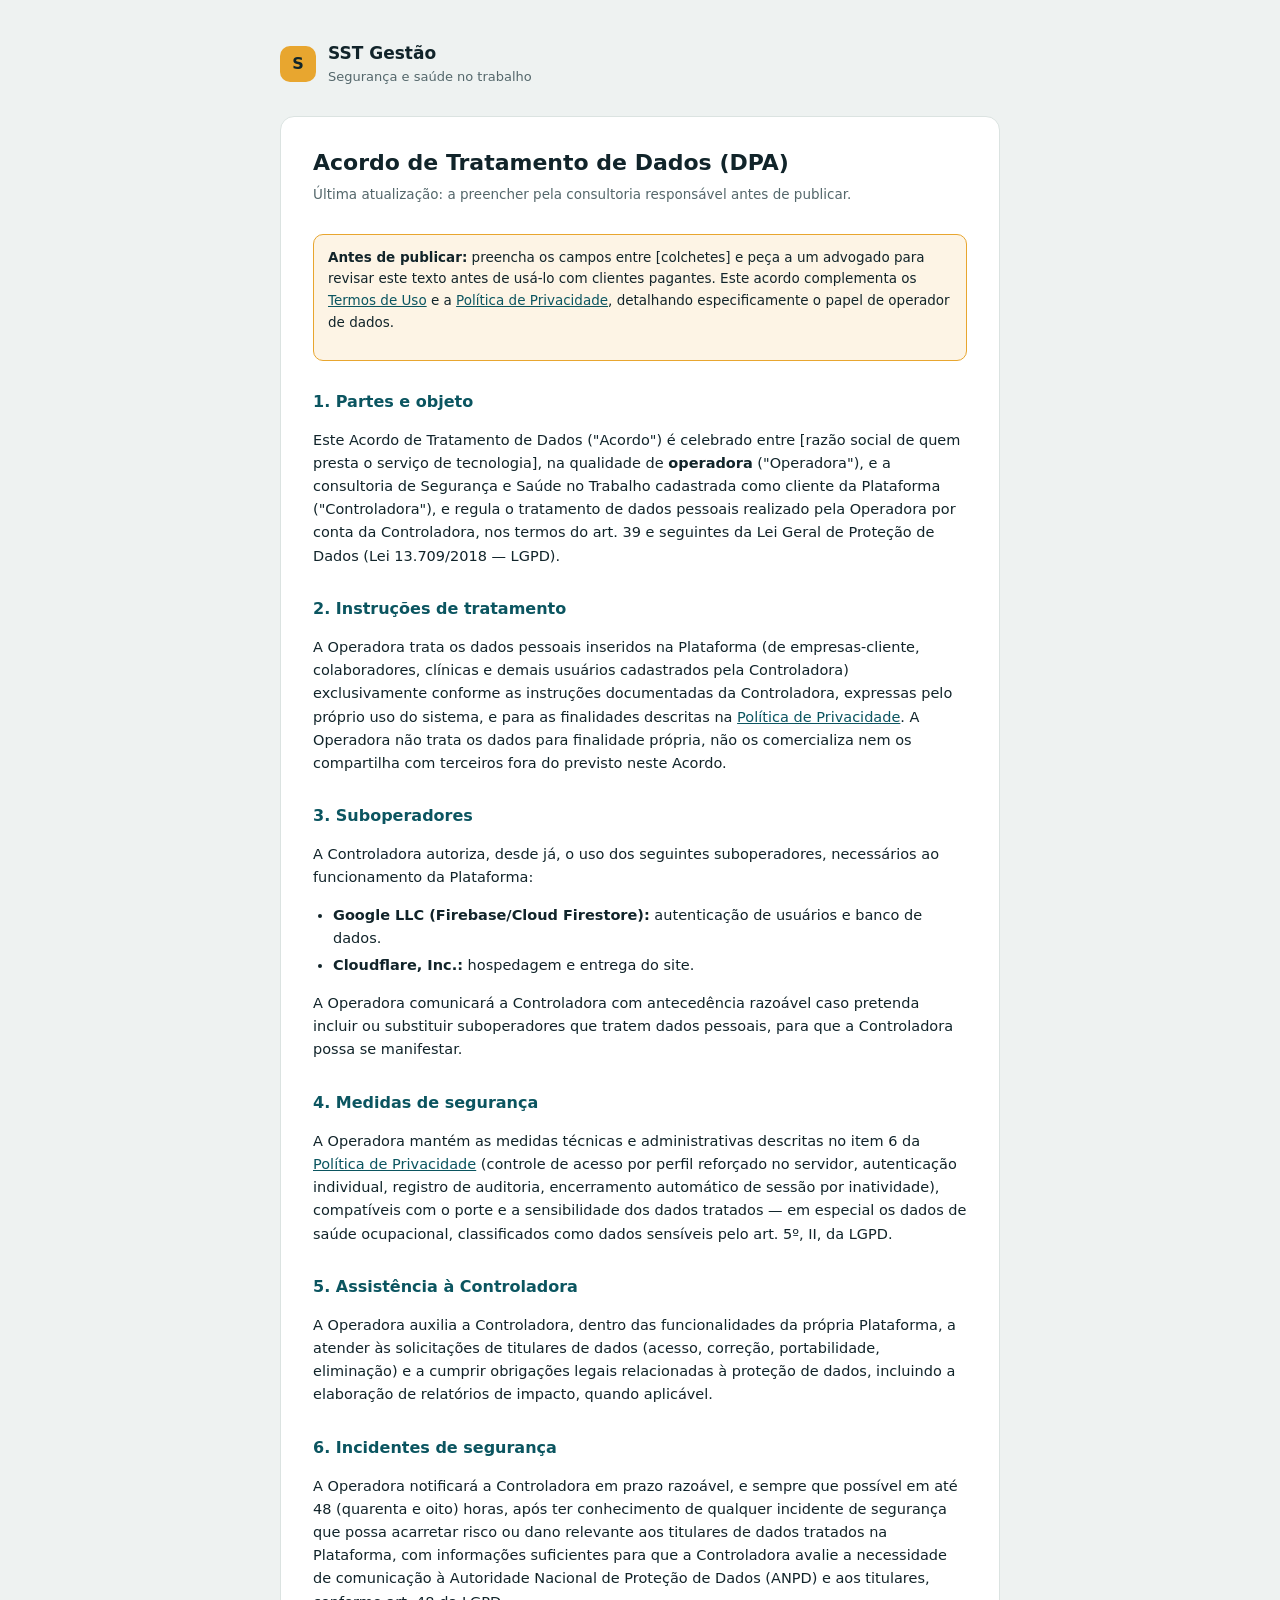
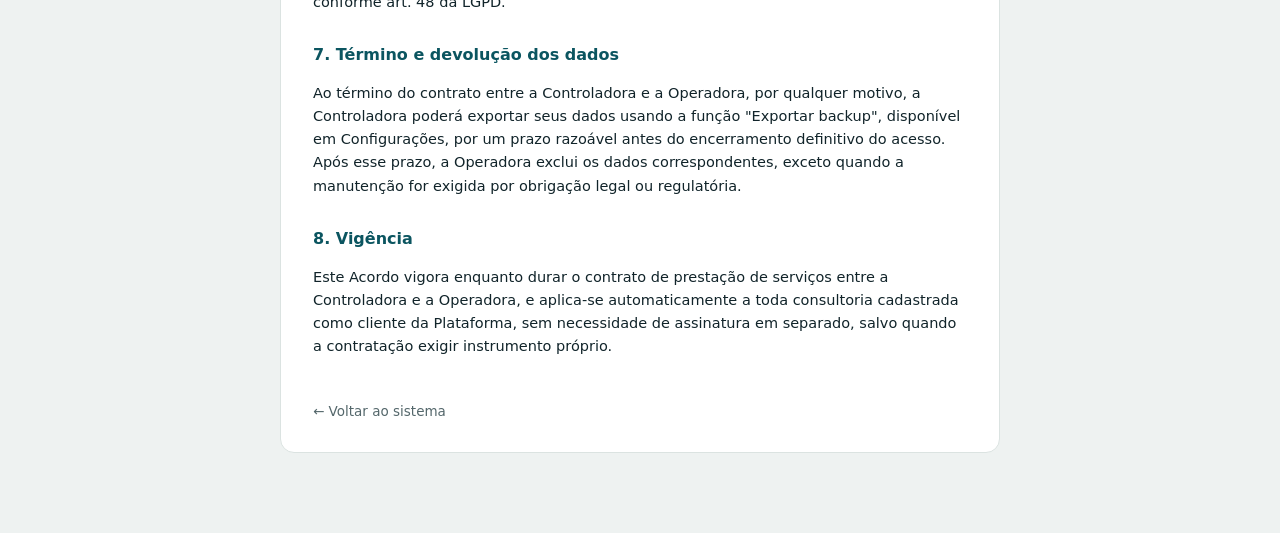
<file: acordo-tratamento-dados.html>
<!doctype html>
<html lang="pt-BR">
<head>
<meta charset="utf-8">
<meta name="viewport" content="width=device-width,initial-scale=1">
<title>Acordo de Tratamento de Dados — SST Gestão</title>
<style>
:root{--bg:#EEF2F1;--sf:#FFFFFF;--ink:#11242A;--ink2:#54676B;--line:#DBE3E1;--brand:#0B5560;--acc:#E8A62F}
@media (prefers-color-scheme:dark){:root{--bg:#0E191C;--sf:#162428;--ink:#E5EEEF;--ink2:#9DB1B4;--line:#2A3D42;--brand:#5EB9C5;--acc:#F0B429}}
*{box-sizing:border-box}
body{margin:0;background:var(--bg);color:var(--ink);font:16px/1.6 system-ui,-apple-system,Segoe UI,Roboto,sans-serif}
.wrap{max-width:760px;margin:0 auto;padding:40px 20px 80px}
header{display:flex;align-items:center;gap:12px;margin-bottom:28px}
header .mk{width:36px;height:36px;border-radius:10px;background:var(--acc);display:grid;place-items:center;color:#11262B;font-weight:700;flex:none}
header b{font-size:17px}
header span{display:block;color:var(--ink2);font-size:13px}
main{background:var(--sf);border:1px solid var(--line);border-radius:14px;padding:28px 32px}
h1{font-size:22px;margin:0 0 4px}
.upd{color:var(--ink2);font-size:13.5px;margin:0 0 28px}
h2{font-size:16px;margin:28px 0 8px;color:var(--brand)}
p,li{color:var(--ink);font-size:14.5px}
ul{padding-left:20px;margin:8px 0}
li{margin:4px 0}
.note{background:rgba(232,166,47,.12);border:1px solid var(--acc);border-radius:10px;padding:12px 14px;font-size:13.5px;margin:0 0 24px}
a{color:var(--brand)}
.back{display:inline-block;margin-top:28px;color:var(--ink2);font-size:13.5px;text-decoration:none}
</style>
</head>
<body>
<div class="wrap">
<header><div class="mk">S</div><div><b>SST Gestão</b><span>Segurança e saúde no trabalho</span></div></header>
<main>
<h1>Acordo de Tratamento de Dados (DPA)</h1>
<p class="upd">Última atualização: a preencher pela consultoria responsável antes de publicar.</p>

<div class="note"><b>Antes de publicar:</b> preencha os campos entre [colchetes] e peça a um advogado para revisar este texto antes de usá-lo com clientes pagantes. Este acordo complementa os <a href="termos-de-uso.html">Termos de Uso</a> e a <a href="politica-de-privacidade.html">Política de Privacidade</a>, detalhando especificamente o papel de operador de dados.</p></div>

<h2>1. Partes e objeto</h2>
<p>Este Acordo de Tratamento de Dados ("Acordo") é celebrado entre [razão social de quem presta o serviço de tecnologia], na qualidade de <b>operadora</b> ("Operadora"), e a consultoria de Segurança e Saúde no Trabalho cadastrada como cliente da Plataforma ("Controladora"), e regula o tratamento de dados pessoais realizado pela Operadora por conta da Controladora, nos termos do art. 39 e seguintes da Lei Geral de Proteção de Dados (Lei 13.709/2018 — LGPD).</p>

<h2>2. Instruções de tratamento</h2>
<p>A Operadora trata os dados pessoais inseridos na Plataforma (de empresas-cliente, colaboradores, clínicas e demais usuários cadastrados pela Controladora) exclusivamente conforme as instruções documentadas da Controladora, expressas pelo próprio uso do sistema, e para as finalidades descritas na <a href="politica-de-privacidade.html">Política de Privacidade</a>. A Operadora não trata os dados para finalidade própria, não os comercializa nem os compartilha com terceiros fora do previsto neste Acordo.</p>

<h2>3. Suboperadores</h2>
<p>A Controladora autoriza, desde já, o uso dos seguintes suboperadores, necessários ao funcionamento da Plataforma:</p>
<ul>
<li><b>Google LLC (Firebase/Cloud Firestore):</b> autenticação de usuários e banco de dados.</li>
<li><b>Cloudflare, Inc.:</b> hospedagem e entrega do site.</li>
</ul>
<p>A Operadora comunicará a Controladora com antecedência razoável caso pretenda incluir ou substituir suboperadores que tratem dados pessoais, para que a Controladora possa se manifestar.</p>

<h2>4. Medidas de segurança</h2>
<p>A Operadora mantém as medidas técnicas e administrativas descritas no item 6 da <a href="politica-de-privacidade.html">Política de Privacidade</a> (controle de acesso por perfil reforçado no servidor, autenticação individual, registro de auditoria, encerramento automático de sessão por inatividade), compatíveis com o porte e a sensibilidade dos dados tratados — em especial os dados de saúde ocupacional, classificados como dados sensíveis pelo art. 5º, II, da LGPD.</p>

<h2>5. Assistência à Controladora</h2>
<p>A Operadora auxilia a Controladora, dentro das funcionalidades da própria Plataforma, a atender às solicitações de titulares de dados (acesso, correção, portabilidade, eliminação) e a cumprir obrigações legais relacionadas à proteção de dados, incluindo a elaboração de relatórios de impacto, quando aplicável.</p>

<h2>6. Incidentes de segurança</h2>
<p>A Operadora notificará a Controladora em prazo razoável, e sempre que possível em até 48 (quarenta e oito) horas, após ter conhecimento de qualquer incidente de segurança que possa acarretar risco ou dano relevante aos titulares de dados tratados na Plataforma, com informações suficientes para que a Controladora avalie a necessidade de comunicação à Autoridade Nacional de Proteção de Dados (ANPD) e aos titulares, conforme art. 48 da LGPD.</p>

<h2>7. Término e devolução dos dados</h2>
<p>Ao término do contrato entre a Controladora e a Operadora, por qualquer motivo, a Controladora poderá exportar seus dados usando a função "Exportar backup", disponível em Configurações, por um prazo razoável antes do encerramento definitivo do acesso. Após esse prazo, a Operadora exclui os dados correspondentes, exceto quando a manutenção for exigida por obrigação legal ou regulatória.</p>

<h2>8. Vigência</h2>
<p>Este Acordo vigora enquanto durar o contrato de prestação de serviços entre a Controladora e a Operadora, e aplica-se automaticamente a toda consultoria cadastrada como cliente da Plataforma, sem necessidade de assinatura em separado, salvo quando a contratação exigir instrumento próprio.</p>

<a class="back" href="index.html">&larr; Voltar ao sistema</a>
</main>
</div>
</body>
</html>
</file>
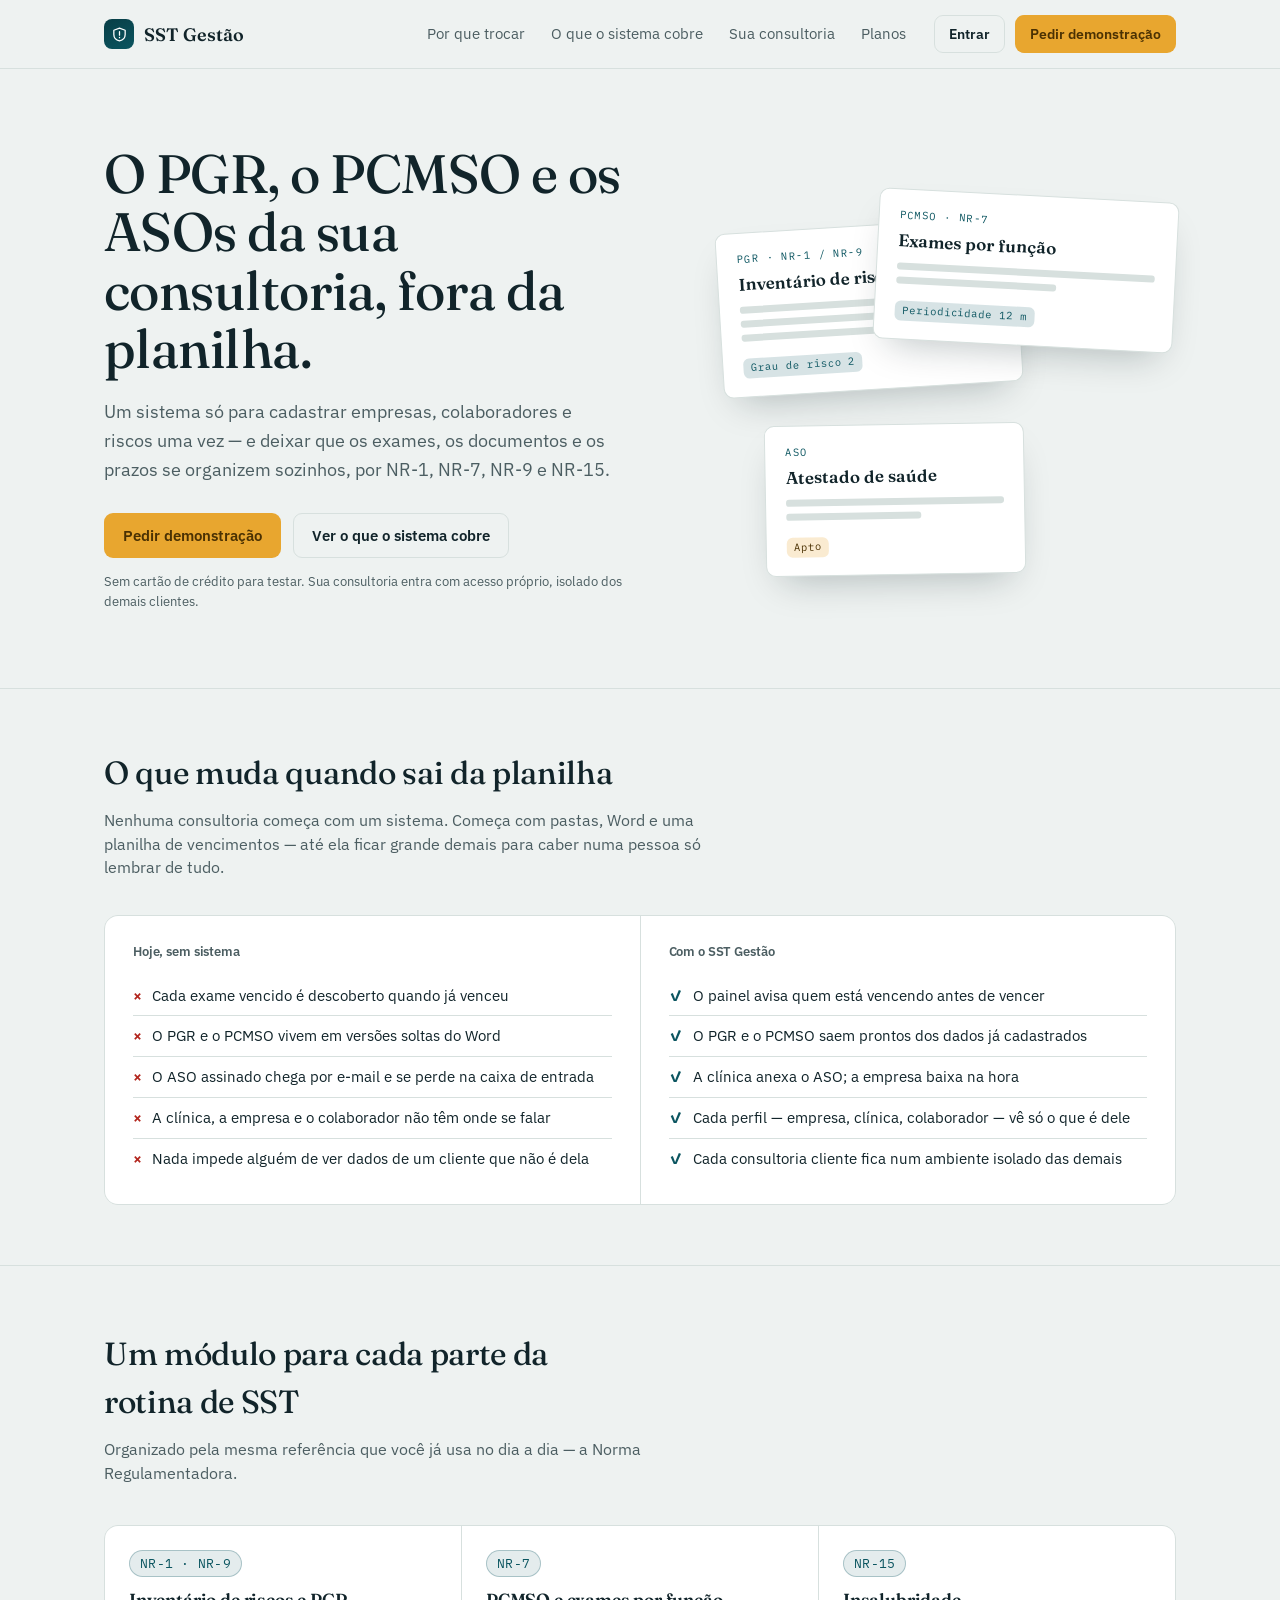
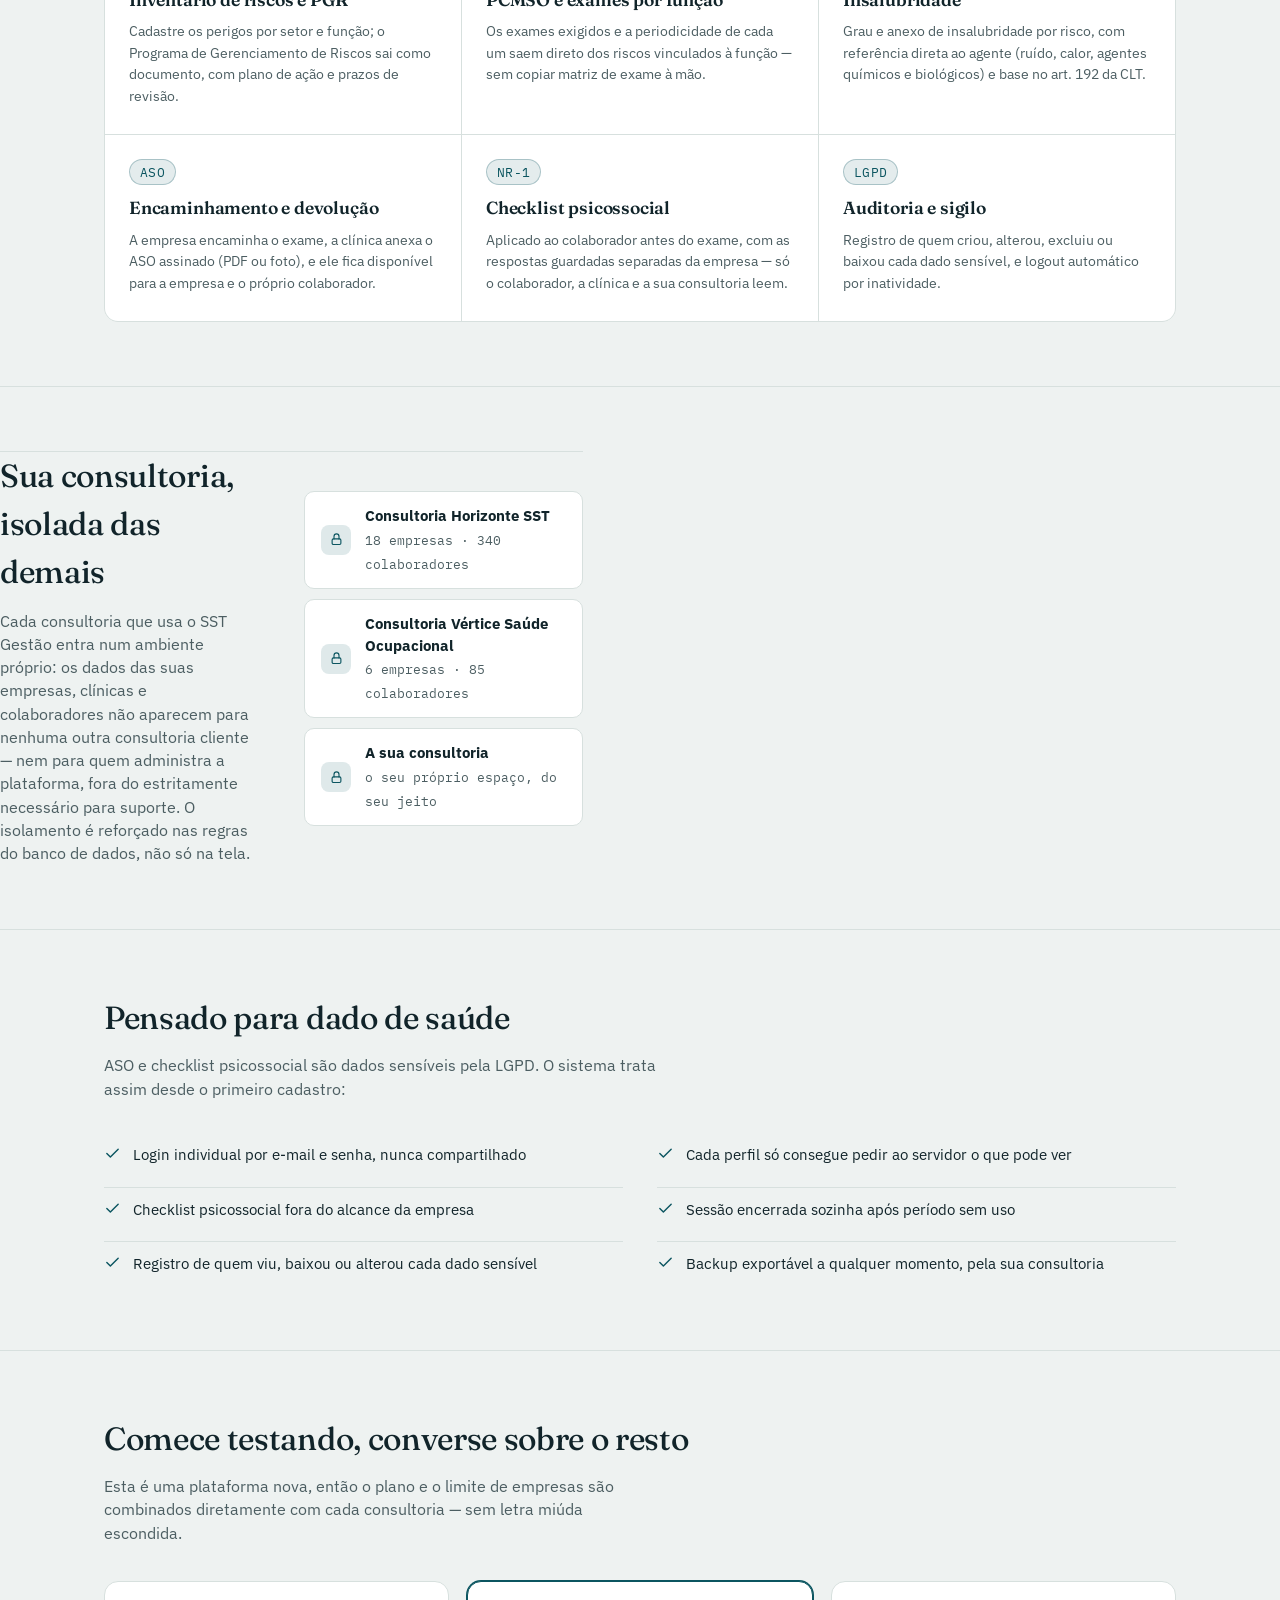
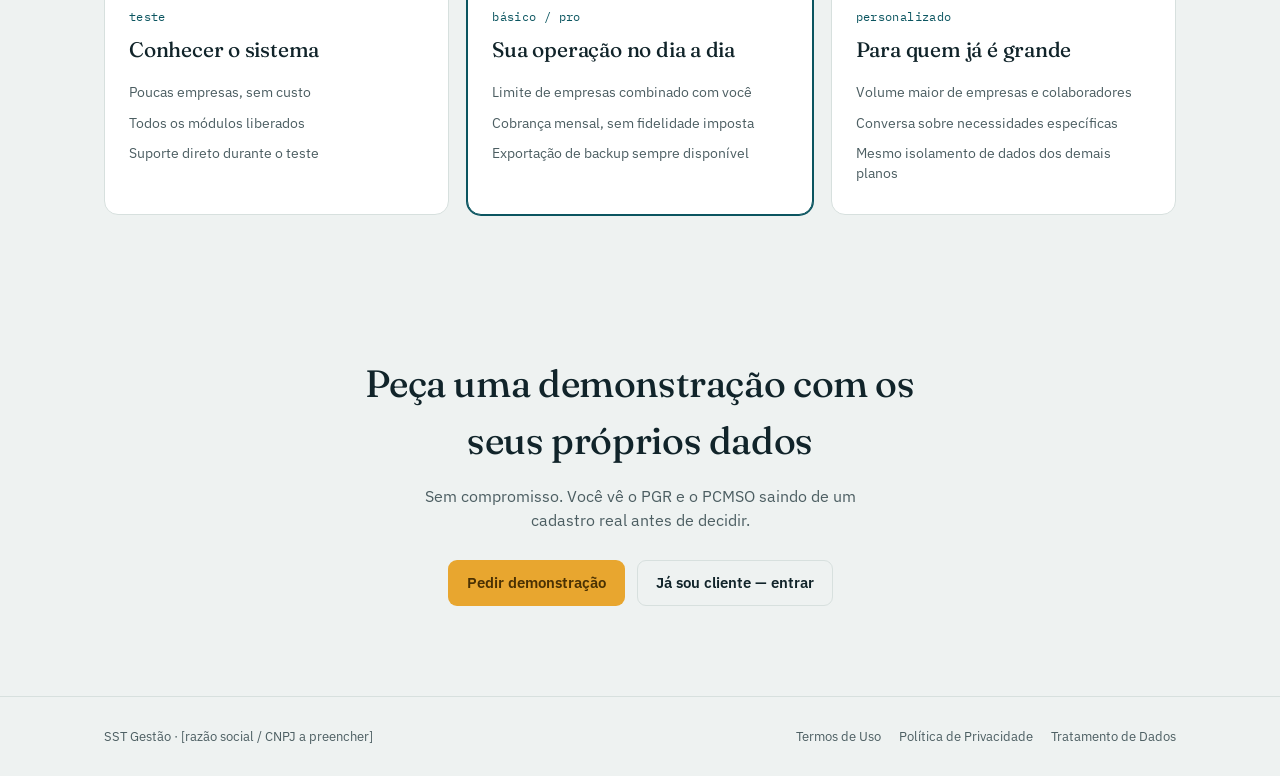
<file: comercial.html>
<!doctype html>
<html lang="pt-BR">
<head>
<meta charset="utf-8">
<meta name="viewport" content="width=device-width,initial-scale=1">
<title>SST Gestão — sistema para consultorias de segurança do trabalho</title>
<meta name="description" content="PGR, PCMSO, ASO e inventário de riscos num só sistema, com cada consultoria de SST num ambiente isolado. Substitua planilhas e modelos soltos por um fluxo só.">
<link rel="preconnect" href="https://fonts.googleapis.com">
<link rel="preconnect" href="https://fonts.gstatic.com" crossorigin>
<link href="https://fonts.googleapis.com/css2?family=Fraunces:ital,opsz,wght@0,9..144,380;0,9..144,460;0,9..144,600;1,9..144,460&family=IBM+Plex+Sans:wght@400;500;600&family=IBM+Plex+Mono:wght@500&display=swap" rel="stylesheet">
<style>
:root{
  --bg:#EEF2F1;--paper:#FFFFFF;--ink:#11242A;--ink2:#4C5E62;--line:#D7E0DE;
  --brand:#0B5560;--brand2:#083E46;--acc:#E8A62F;--acc-ink:#4A3103;
  --radius:14px;--serif:'Fraunces',Georgia,serif;--sans:'IBM Plex Sans',system-ui,sans-serif;--mono:'IBM Plex Mono',ui-monospace,monospace;
}
@media (prefers-color-scheme:dark){
  :root:not([data-theme="light"]){--bg:#0E191C;--paper:#152225;--ink:#E7EFEE;--ink2:#9FB3B2;--line:#27383B;--brand:#5FB8C4;--brand2:#7CCAD4;--acc:#F0B429;--acc-ink:#2A1C02}
}
:root[data-theme="dark"]{--bg:#0E191C;--paper:#152225;--ink:#E7EFEE;--ink2:#9FB3B2;--line:#27383B;--brand:#5FB8C4;--brand2:#7CCAD4;--acc:#F0B429;--acc-ink:#2A1C02}
*{box-sizing:border-box}
html{scroll-behavior:smooth}
body{margin:0;background:var(--bg);color:var(--ink);font:400 16px/1.5 var(--sans);-webkit-font-smoothing:antialiased}
img,svg{display:block}
a{color:inherit}
.container{max-width:1120px;margin:0 auto;padding:0 24px}
h1,h2,h3{font-family:var(--serif);font-weight:460;margin:0;letter-spacing:-.01em}
.tag{font-family:var(--mono);font-size:12.5px;letter-spacing:.02em;color:var(--brand);background:color-mix(in srgb,var(--brand) 11%,transparent);border:1px solid color-mix(in srgb,var(--brand) 28%,transparent);border-radius:999px;padding:3px 10px;display:inline-flex;align-items:center;gap:6px;white-space:nowrap}
:root[data-theme="dark"] .tag,@media (prefers-color-scheme:dark){:root:not([data-theme="light"]) .tag{color:var(--brand)}}

/* -------- nav -------- */
.nav{position:sticky;top:0;z-index:20;background:color-mix(in srgb,var(--bg) 88%,transparent);backdrop-filter:blur(8px);border-bottom:1px solid var(--line)}
.nav-row{display:flex;align-items:center;gap:28px;height:68px}
.brand{display:flex;align-items:center;gap:10px;font-family:var(--serif);font-size:18px;font-weight:600;margin-right:auto}
.brand .mk{width:30px;height:30px;border-radius:8px;background:linear-gradient(155deg,var(--brand2),var(--brand));display:grid;place-items:center;flex:none}
.brand .mk svg{width:17px;height:17px;stroke:#fff}
.nav-links{display:flex;gap:26px;font-size:14.5px}
.nav-links a{text-decoration:none;color:var(--ink2)}
.nav-links a:hover{color:var(--ink)}
.nav .cta-row{display:flex;gap:10px;align-items:center}
@media (max-width:760px){.nav-links{display:none}}

/* -------- buttons -------- */
.btn{display:inline-flex;align-items:center;gap:8px;border-radius:9px;padding:11px 18px;font-size:14.5px;font-weight:600;text-decoration:none;border:1px solid transparent;cursor:pointer;transition:transform .12s ease,background-color .15s ease}
.btn.primary{background:var(--acc);color:var(--acc-ink)}
.btn.primary:hover{transform:translateY(-1px)}
.btn.ghost{border-color:var(--line);color:var(--ink)}
.btn.ghost:hover{border-color:var(--brand)}
.btn.sm{padding:8px 14px;font-size:13.5px}

/* -------- hero -------- */
.hero{padding:76px 0 64px}
.hero-grid{display:grid;grid-template-columns:1.1fr .9fr;gap:56px;align-items:center}
.hero h1{font-size:clamp(34px,4.6vw,54px);line-height:1.08}
.hero .lede{font-size:18px;line-height:1.6;color:var(--ink2);max-width:46ch;margin:20px 0 28px}
.hero .ctas{display:flex;gap:12px;flex-wrap:wrap}
.hero .fine{font-size:13px;color:var(--ink2);margin-top:14px}

/* document stack visual */
.stack{position:relative;height:380px}
.doc{position:absolute;width:300px;background:var(--paper);border:1px solid var(--line);border-radius:10px;box-shadow:0 18px 38px -16px rgba(8,30,34,.28);padding:18px 20px}
.doc .dk{font-family:var(--mono);font-size:10.5px;letter-spacing:.04em;color:var(--brand);text-transform:uppercase}
.doc h4{font-family:var(--serif);font-size:17px;font-weight:600;margin:4px 0 10px}
.doc .ln{height:7px;border-radius:3px;background:var(--line);margin:7px 0}
.doc .ln.s{width:62%}
.doc .chip{display:inline-block;font-family:var(--mono);font-size:10.5px;border-radius:6px;padding:2px 7px;margin-top:10px}
.doc.d1{left:0;top:30px;transform:rotate(-3.5deg);z-index:1}
.doc.d2{right:0;top:0;transform:rotate(3deg);z-index:2}
.doc.d3{left:46px;bottom:0;transform:rotate(-1deg);z-index:3;width:260px}
.doc.d3 .chip{background:color-mix(in srgb,var(--acc) 22%,transparent);color:var(--acc-ink)}
:root[data-theme="dark"] .doc.d3 .chip,@media (prefers-color-scheme:dark){:root:not([data-theme="light"]) .doc.d3 .chip{color:var(--bg)}}
.doc.d1 .chip,.doc.d2 .chip{background:color-mix(in srgb,var(--brand) 16%,transparent);color:var(--brand)}
@media (max-width:900px){.hero-grid{grid-template-columns:1fr}.stack{height:300px;margin-top:10px}.doc{width:72%}.doc.d3{width:60%}}

/* -------- problem section -------- */
.compare{padding:60px 0;border-top:1px solid var(--line)}
.compare h2{font-size:clamp(24px,2.6vw,32px);max-width:28ch}
.compare .sub{color:var(--ink2);max-width:60ch;margin:12px 0 36px;font-size:15.5px}
.compare-grid{display:grid;grid-template-columns:1fr 1fr;gap:1px;background:var(--line);border:1px solid var(--line);border-radius:var(--radius);overflow:hidden}
.compare-col{background:var(--paper);padding:26px 28px}
.compare-col h3{font-family:var(--sans);font-size:13px;font-weight:600;color:var(--ink2);margin-bottom:14px}
.compare-col ul{margin:0;padding:0;list-style:none}
.compare-col li{display:flex;gap:10px;padding:9px 0;font-size:14.5px;border-top:1px solid var(--line)}
.compare-col li:first-child{border-top:none}
.compare-col.before li::before{content:"×";color:#B3261E;font-weight:700;flex:none}
.compare-col.after li::before{content:"✓";color:var(--brand);font-weight:700;flex:none}
@media (max-width:700px){.compare-grid{grid-template-columns:1fr}}

/* -------- NR feature grid -------- */
.features{padding:64px 0;border-top:1px solid var(--line)}
.features h2{font-size:clamp(24px,2.6vw,32px);max-width:24ch}
.features .sub{color:var(--ink2);max-width:58ch;margin:12px 0 40px;font-size:15.5px}
.fgrid{display:grid;grid-template-columns:repeat(3,1fr);gap:1px;background:var(--line);border:1px solid var(--line);border-radius:var(--radius);overflow:hidden}
.fcard{background:var(--paper);padding:24px 24px 26px}
.fcard h3{font-size:17.5px;font-weight:600;margin:10px 0 8px}
.fcard p{font-size:14px;color:var(--ink2);margin:0;line-height:1.55}
@media (max-width:860px){.fgrid{grid-template-columns:repeat(2,1fr)}}
@media (max-width:600px){.fgrid{grid-template-columns:1fr}}

/* -------- isolation section -------- */
.iso{padding:64px 0;border-top:1px solid var(--line);display:grid;grid-template-columns:.95fr 1.05fr;gap:52px;align-items:center}
.iso h2{font-size:clamp(24px,2.6vw,32px);max-width:20ch}
.iso p{color:var(--ink2);font-size:15.5px;max-width:48ch;margin:14px 0 0}
.iso-visual{display:flex;flex-direction:column;gap:10px}
.iso-row{display:flex;align-items:center;gap:14px;background:var(--paper);border:1px solid var(--line);border-radius:10px;padding:13px 16px}
.iso-row .lock{width:30px;height:30px;border-radius:8px;background:color-mix(in srgb,var(--brand) 13%,transparent);display:grid;place-items:center;flex:none}
.iso-row .lock svg{width:15px;height:15px;stroke:var(--brand)}
.iso-row b{font-size:14.5px;display:block}
.iso-row span{font-size:12.5px;color:var(--ink2);font-family:var(--mono)}
@media (max-width:860px){.iso{grid-template-columns:1fr}}

/* -------- trust checklist -------- */
.trust{padding:64px 0;border-top:1px solid var(--line)}
.trust h2{font-size:clamp(24px,2.6vw,32px);max-width:24ch}
.trust .sub{color:var(--ink2);max-width:56ch;margin:12px 0 32px;font-size:15.5px}
.tgrid{display:grid;grid-template-columns:repeat(2,1fr);gap:10px 34px}
.titem{display:flex;gap:12px;padding:11px 0;border-top:1px solid var(--line);font-size:14.5px}
.titem:nth-child(-n+2){border-top:none}
.titem svg{width:17px;height:17px;stroke:var(--brand);flex:none;margin-top:1px}
@media (max-width:700px){.tgrid{grid-template-columns:1fr}.titem:nth-child(2){border-top:1px solid var(--line)}}

/* -------- plans -------- */
.plans{padding:64px 0;border-top:1px solid var(--line)}
.plans h2{font-size:clamp(24px,2.6vw,32px)}
.plans .sub{color:var(--ink2);max-width:56ch;margin:12px 0 36px;font-size:15.5px}
.pgrid{display:grid;grid-template-columns:repeat(3,1fr);gap:18px}
.pcard{background:var(--paper);border:1px solid var(--line);border-radius:var(--radius);padding:26px 24px}
.pcard.hi{border-color:var(--brand);box-shadow:0 0 0 1px var(--brand)}
.pcard .pname{font-family:var(--mono);font-size:12px;color:var(--brand);letter-spacing:.03em}
.pcard h3{font-size:21px;margin:8px 0 12px}
.pcard ul{margin:0;padding:0;list-style:none;font-size:13.5px;color:var(--ink2)}
.pcard li{padding:5px 0}
@media (max-width:860px){.pgrid{grid-template-columns:1fr}}

/* -------- final CTA -------- */
.final{padding:76px 0 90px;text-align:center}
.final h2{font-size:clamp(26px,3.4vw,38px);max-width:22ch;margin:0 auto}
.final p{color:var(--ink2);max-width:46ch;margin:16px auto 28px;font-size:15.5px}
.final .ctas{display:flex;justify-content:center;gap:12px;flex-wrap:wrap}

/* -------- footer -------- */
footer{border-top:1px solid var(--line);padding:30px 0}
.foot-row{display:flex;justify-content:space-between;align-items:center;flex-wrap:wrap;gap:14px;font-size:13px;color:var(--ink2)}
.foot-links{display:flex;gap:18px;flex-wrap:wrap}
.foot-links a{text-decoration:none;color:var(--ink2)}
.foot-links a:hover{color:var(--ink)}

@media (prefers-reduced-motion:reduce){html{scroll-behavior:auto}.btn{transition:none}}
</style>
</head>
<body>

<nav class="nav"><div class="container nav-row">
  <div class="brand"><div class="mk"><svg viewBox="0 0 24 24" fill="none" stroke-width="1.8" stroke-linecap="round" stroke-linejoin="round"><path d="M12 3l8 3v6c0 4.5-3.2 7.8-8 9-4.8-1.2-8-4.5-8-9V6z"/><path d="M12 8v5M12 16v.5"/></svg></div>SST Gestão</div>
  <div class="nav-links">
    <a href="#problema">Por que trocar</a>
    <a href="#normas">O que o sistema cobre</a>
    <a href="#isolamento">Sua consultoria</a>
    <a href="#planos">Planos</a>
  </div>
  <div class="cta-row">
    <a class="btn ghost sm" href="index.html">Entrar</a>
    <a class="btn primary sm" href="mailto:[e-mail de contato]?subject=Quero%20conhecer%20o%20SST%20Gest%C3%A3o">Pedir demonstração</a>
  </div>
</div></nav>

<header class="hero"><div class="container hero-grid">
  <div>
    <h1>O PGR, o PCMSO e os ASOs da sua consultoria, fora da planilha.</h1>
    <p class="lede">Um sistema só para cadastrar empresas, colaboradores e riscos uma vez — e deixar que os exames, os documentos e os prazos se organizem sozinhos, por NR-1, NR-7, NR-9 e NR-15.</p>
    <div class="ctas">
      <a class="btn primary" href="mailto:[e-mail de contato]?subject=Quero%20conhecer%20o%20SST%20Gest%C3%A3o">Pedir demonstração</a>
      <a class="btn ghost" href="#normas">Ver o que o sistema cobre</a>
    </div>
    <p class="fine">Sem cartão de crédito para testar. Sua consultoria entra com acesso próprio, isolado dos demais clientes.</p>
  </div>
  <div class="stack" aria-hidden="true">
    <div class="doc d1"><div class="dk">PGR &middot; NR-1 / NR-9</div><h4>Inventário de riscos</h4><div class="ln"></div><div class="ln"></div><div class="ln s"></div><span class="chip">Grau de risco 2</span></div>
    <div class="doc d2"><div class="dk">PCMSO &middot; NR-7</div><h4>Exames por função</h4><div class="ln"></div><div class="ln s"></div><span class="chip">Periodicidade 12 m</span></div>
    <div class="doc d3"><div class="dk">ASO</div><h4>Atestado de saúde</h4><div class="ln"></div><div class="ln s"></div><span class="chip">Apto</span></div>
  </div>
</div></header>

<section class="compare" id="problema"><div class="container">
  <h2>O que muda quando sai da planilha</h2>
  <p class="sub">Nenhuma consultoria começa com um sistema. Começa com pastas, Word e uma planilha de vencimentos — até ela ficar grande demais para caber numa pessoa só lembrar de tudo.</p>
  <div class="compare-grid">
    <div class="compare-col before">
      <h3>Hoje, sem sistema</h3>
      <ul>
        <li>Cada exame vencido é descoberto quando já venceu</li>
        <li>O PGR e o PCMSO vivem em versões soltas do Word</li>
        <li>O ASO assinado chega por e-mail e se perde na caixa de entrada</li>
        <li>A clínica, a empresa e o colaborador não têm onde se falar</li>
        <li>Nada impede alguém de ver dados de um cliente que não é dela</li>
      </ul>
    </div>
    <div class="compare-col after">
      <h3>Com o SST Gestão</h3>
      <ul>
        <li>O painel avisa quem está vencendo antes de vencer</li>
        <li>O PGR e o PCMSO saem prontos dos dados já cadastrados</li>
        <li>A clínica anexa o ASO; a empresa baixa na hora</li>
        <li>Cada perfil — empresa, clínica, colaborador — vê só o que é dele</li>
        <li>Cada consultoria cliente fica num ambiente isolado das demais</li>
      </ul>
    </div>
  </div>
</div></section>

<section class="features" id="normas"><div class="container">
  <h2>Um módulo para cada parte da rotina de SST</h2>
  <p class="sub">Organizado pela mesma referência que você já usa no dia a dia — a Norma Regulamentadora.</p>
  <div class="fgrid">
    <div class="fcard"><span class="tag">NR-1 · NR-9</span><h3>Inventário de riscos e PGR</h3><p>Cadastre os perigos por setor e função; o Programa de Gerenciamento de Riscos sai como documento, com plano de ação e prazos de revisão.</p></div>
    <div class="fcard"><span class="tag">NR-7</span><h3>PCMSO e exames por função</h3><p>Os exames exigidos e a periodicidade de cada um saem direto dos riscos vinculados à função — sem copiar matriz de exame à mão.</p></div>
    <div class="fcard"><span class="tag">NR-15</span><h3>Insalubridade</h3><p>Grau e anexo de insalubridade por risco, com referência direta ao agente (ruído, calor, agentes químicos e biológicos) e base no art. 192 da CLT.</p></div>
    <div class="fcard"><span class="tag">ASO</span><h3>Encaminhamento e devolução</h3><p>A empresa encaminha o exame, a clínica anexa o ASO assinado (PDF ou foto), e ele fica disponível para a empresa e o próprio colaborador.</p></div>
    <div class="fcard"><span class="tag">NR-1</span><h3>Checklist psicossocial</h3><p>Aplicado ao colaborador antes do exame, com as respostas guardadas separadas da empresa — só o colaborador, a clínica e a sua consultoria leem.</p></div>
    <div class="fcard"><span class="tag">LGPD</span><h3>Auditoria e sigilo</h3><p>Registro de quem criou, alterou, excluiu ou baixou cada dado sensível, e logout automático por inatividade.</p></div>
  </div>
</div></section>

<section class="iso" id="isolamento"><div class="container iso" style="padding:0">
  <div>
    <h2>Sua consultoria, isolada das demais</h2>
    <p>Cada consultoria que usa o SST Gestão entra num ambiente próprio: os dados das suas empresas, clínicas e colaboradores não aparecem para nenhuma outra consultoria cliente — nem para quem administra a plataforma, fora do estritamente necessário para suporte. O isolamento é reforçado nas regras do banco de dados, não só na tela.</p>
  </div>
  <div class="iso-visual">
    <div class="iso-row"><div class="lock"><svg viewBox="0 0 24 24" fill="none" stroke-width="1.8" stroke-linecap="round" stroke-linejoin="round"><rect x="5" y="11" width="14" height="9" rx="2"/><path d="M8 11V7a4 4 0 0 1 8 0v4"/></svg></div><div><b>Consultoria Horizonte SST</b><span>18 empresas · 340 colaboradores</span></div></div>
    <div class="iso-row"><div class="lock"><svg viewBox="0 0 24 24" fill="none" stroke-width="1.8" stroke-linecap="round" stroke-linejoin="round"><rect x="5" y="11" width="14" height="9" rx="2"/><path d="M8 11V7a4 4 0 0 1 8 0v4"/></svg></div><div><b>Consultoria Vértice Saúde Ocupacional</b><span>6 empresas · 85 colaboradores</span></div></div>
    <div class="iso-row"><div class="lock"><svg viewBox="0 0 24 24" fill="none" stroke-width="1.8" stroke-linecap="round" stroke-linejoin="round"><rect x="5" y="11" width="14" height="9" rx="2"/><path d="M8 11V7a4 4 0 0 1 8 0v4"/></svg></div><div><b>A sua consultoria</b><span>o seu próprio espaço, do seu jeito</span></div></div>
  </div>
</div></section>

<section class="trust"><div class="container">
  <h2>Pensado para dado de saúde</h2>
  <p class="sub">ASO e checklist psicossocial são dados sensíveis pela LGPD. O sistema trata assim desde o primeiro cadastro:</p>
  <div class="tgrid">
    <div class="titem"><svg viewBox="0 0 24 24" fill="none" stroke-width="2" stroke-linecap="round" stroke-linejoin="round"><path d="M20 6 9 17l-5-5"/></svg>Login individual por e-mail e senha, nunca compartilhado</div>
    <div class="titem"><svg viewBox="0 0 24 24" fill="none" stroke-width="2" stroke-linecap="round" stroke-linejoin="round"><path d="M20 6 9 17l-5-5"/></svg>Cada perfil só consegue pedir ao servidor o que pode ver</div>
    <div class="titem"><svg viewBox="0 0 24 24" fill="none" stroke-width="2" stroke-linecap="round" stroke-linejoin="round"><path d="M20 6 9 17l-5-5"/></svg>Checklist psicossocial fora do alcance da empresa</div>
    <div class="titem"><svg viewBox="0 0 24 24" fill="none" stroke-width="2" stroke-linecap="round" stroke-linejoin="round"><path d="M20 6 9 17l-5-5"/></svg>Sessão encerrada sozinha após período sem uso</div>
    <div class="titem"><svg viewBox="0 0 24 24" fill="none" stroke-width="2" stroke-linecap="round" stroke-linejoin="round"><path d="M20 6 9 17l-5-5"/></svg>Registro de quem viu, baixou ou alterou cada dado sensível</div>
    <div class="titem"><svg viewBox="0 0 24 24" fill="none" stroke-width="2" stroke-linecap="round" stroke-linejoin="round"><path d="M20 6 9 17l-5-5"/></svg>Backup exportável a qualquer momento, pela sua consultoria</div>
  </div>
</div></section>

<section class="plans" id="planos"><div class="container">
  <h2>Comece testando, converse sobre o resto</h2>
  <p class="sub">Esta é uma plataforma nova, então o plano e o limite de empresas são combinados diretamente com cada consultoria — sem letra miúda escondida.</p>
  <div class="pgrid">
    <div class="pcard"><div class="pname">teste</div><h3>Conhecer o sistema</h3><ul><li>Poucas empresas, sem custo</li><li>Todos os módulos liberados</li><li>Suporte direto durante o teste</li></ul></div>
    <div class="pcard hi"><div class="pname">básico / pro</div><h3>Sua operação no dia a dia</h3><ul><li>Limite de empresas combinado com você</li><li>Cobrança mensal, sem fidelidade imposta</li><li>Exportação de backup sempre disponível</li></ul></div>
    <div class="pcard"><div class="pname">personalizado</div><h3>Para quem já é grande</h3><ul><li>Volume maior de empresas e colaboradores</li><li>Conversa sobre necessidades específicas</li><li>Mesmo isolamento de dados dos demais planos</li></ul></div>
  </div>
</div></section>

<section class="final"><div class="container">
  <h2>Peça uma demonstração com os seus próprios dados</h2>
  <p>Sem compromisso. Você vê o PGR e o PCMSO saindo de um cadastro real antes de decidir.</p>
  <div class="ctas">
    <a class="btn primary" href="mailto:[e-mail de contato]?subject=Quero%20conhecer%20o%20SST%20Gest%C3%A3o">Pedir demonstração</a>
    <a class="btn ghost" href="index.html">Já sou cliente — entrar</a>
  </div>
</div></section>

<footer><div class="container foot-row">
  <span>SST Gestão &middot; [razão social / CNPJ a preencher]</span>
  <div class="foot-links">
    <a href="termos-de-uso.html">Termos de Uso</a>
    <a href="politica-de-privacidade.html">Política de Privacidade</a>
    <a href="acordo-tratamento-dados.html">Tratamento de Dados</a>
  </div>
</div></footer>

</body>
</html>
</file>
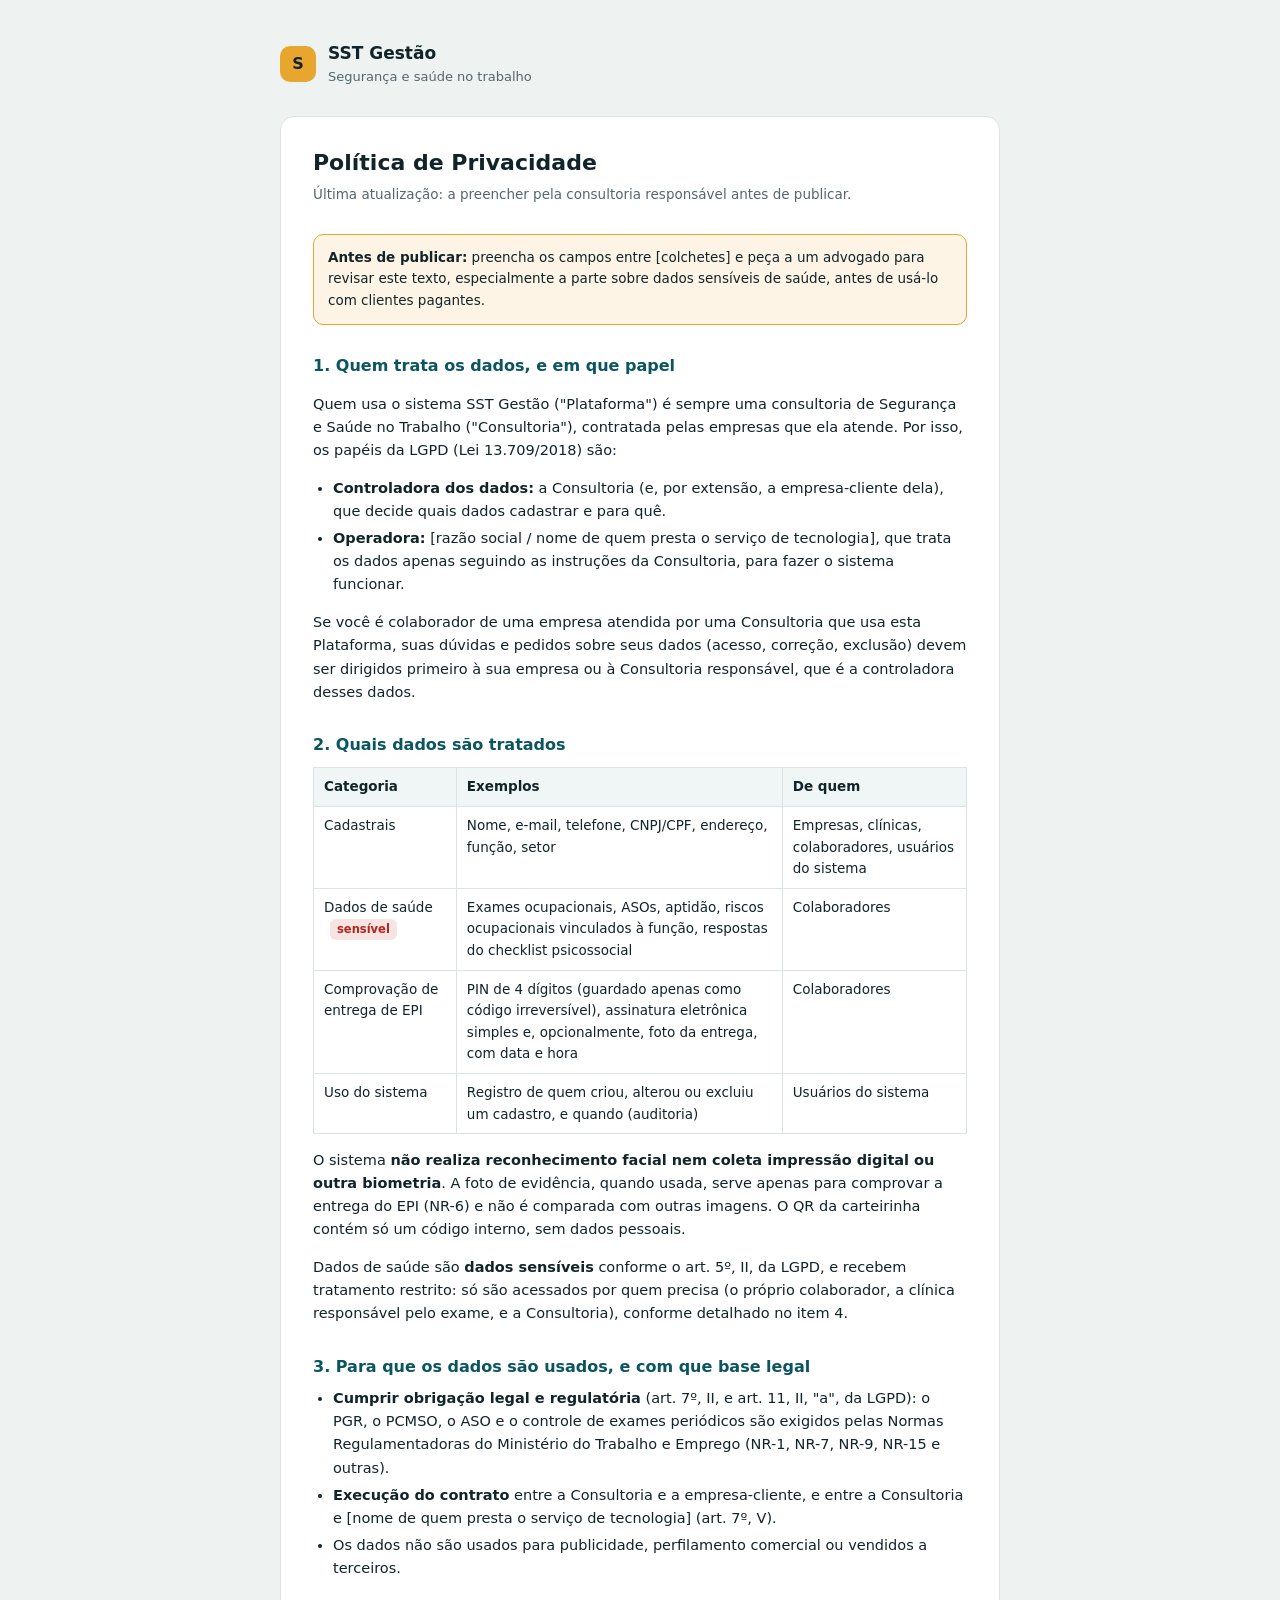
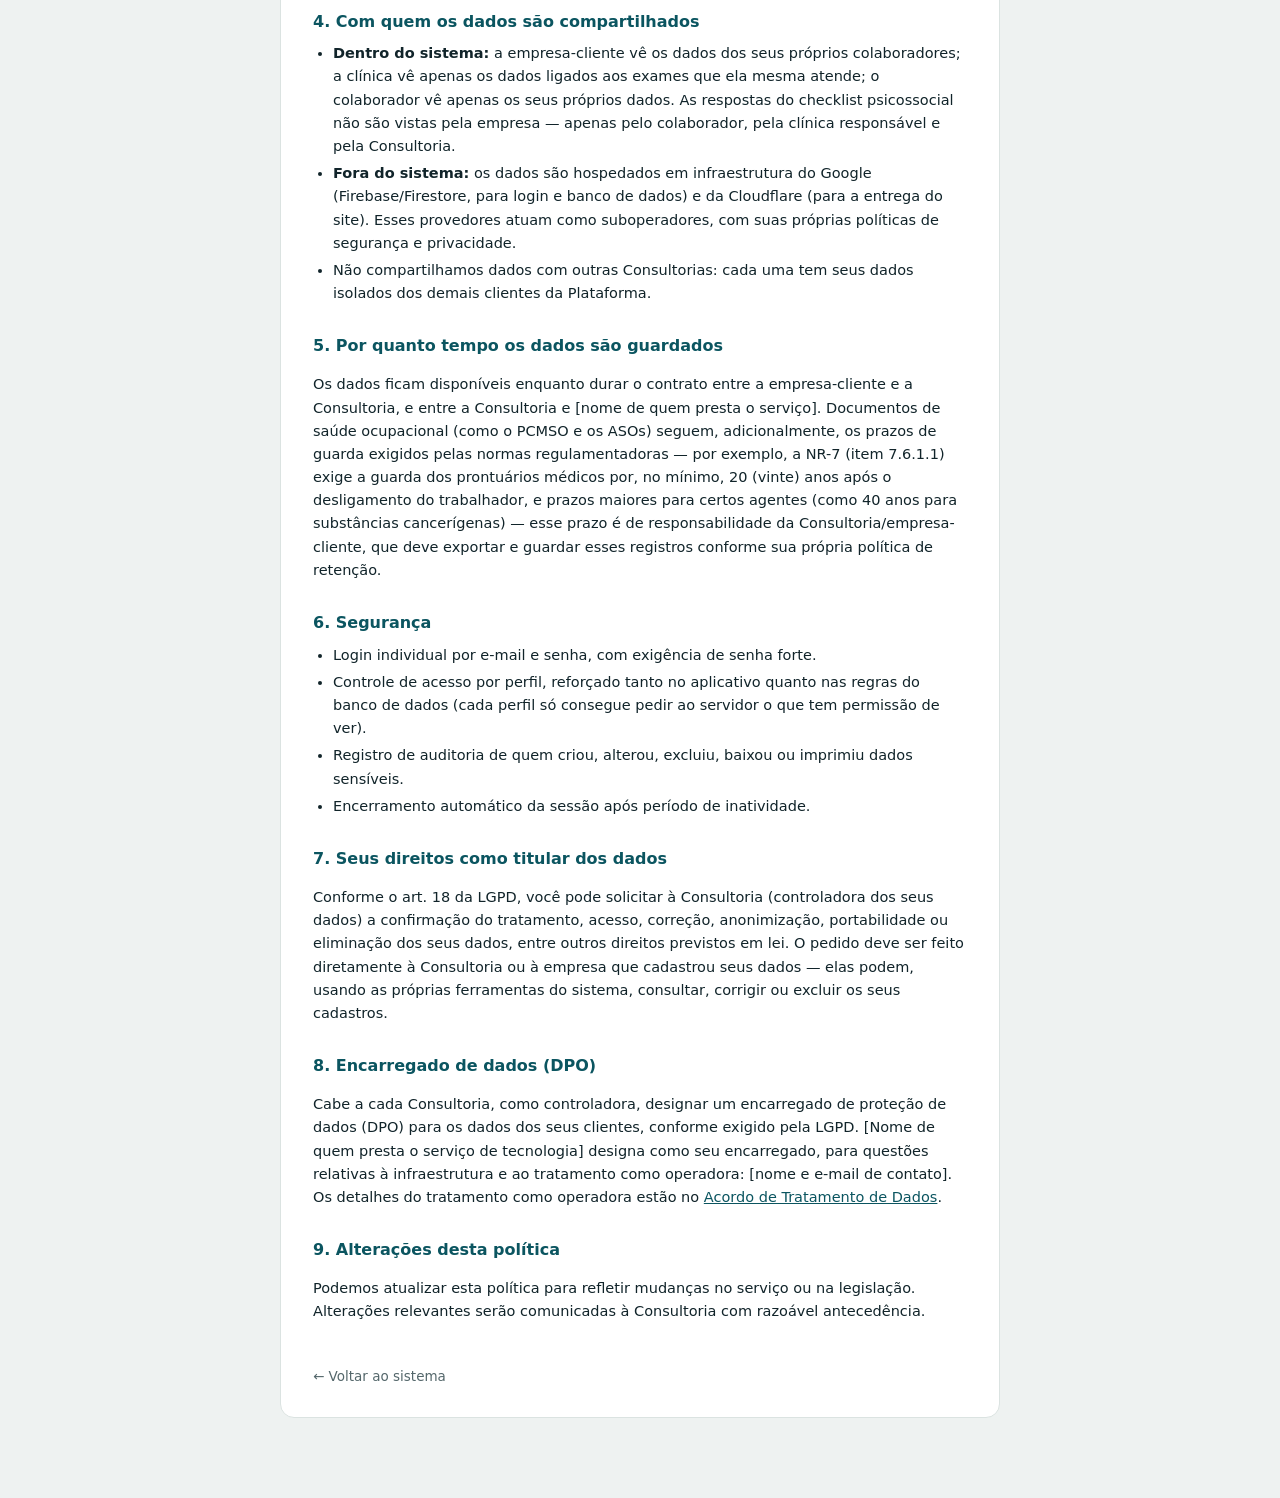
<file: politica-de-privacidade.html>
<!doctype html>
<html lang="pt-BR">
<head>
<meta charset="utf-8">
<meta name="viewport" content="width=device-width,initial-scale=1">
<title>Política de Privacidade — SST Gestão</title>
<style>
:root{--bg:#EEF2F1;--sf:#FFFFFF;--ink:#11242A;--ink2:#54676B;--line:#DBE3E1;--brand:#0B5560;--acc:#E8A62F}
@media (prefers-color-scheme:dark){:root{--bg:#0E191C;--sf:#162428;--ink:#E5EEEF;--ink2:#9DB1B4;--line:#2A3D42;--brand:#5EB9C5;--acc:#F0B429}}
*{box-sizing:border-box}
body{margin:0;background:var(--bg);color:var(--ink);font:16px/1.6 system-ui,-apple-system,Segoe UI,Roboto,sans-serif}
.wrap{max-width:760px;margin:0 auto;padding:40px 20px 80px}
header{display:flex;align-items:center;gap:12px;margin-bottom:28px}
header .mk{width:36px;height:36px;border-radius:10px;background:var(--acc);display:grid;place-items:center;color:#11262B;font-weight:700;flex:none}
header b{font-size:17px}
header span{display:block;color:var(--ink2);font-size:13px}
main{background:var(--sf);border:1px solid var(--line);border-radius:14px;padding:28px 32px}
h1{font-size:22px;margin:0 0 4px}
.upd{color:var(--ink2);font-size:13.5px;margin:0 0 28px}
h2{font-size:16px;margin:28px 0 8px;color:var(--brand)}
h3{font-size:14.5px;margin:16px 0 6px}
p,li{color:var(--ink);font-size:14.5px}
ul{padding-left:20px;margin:8px 0}
li{margin:4px 0}
table{width:100%;border-collapse:collapse;margin:10px 0;font-size:13.5px}
th,td{border:1px solid var(--line);padding:8px 10px;text-align:left;vertical-align:top}
th{background:rgba(11,85,96,.06)}
.note{background:rgba(232,166,47,.12);border:1px solid var(--acc);border-radius:10px;padding:12px 14px;font-size:13.5px;margin:0 0 24px}
.tag{display:inline-block;background:rgba(179,38,30,.12);color:#B3261E;border-radius:6px;padding:1px 7px;font-size:11.5px;font-weight:600;margin-left:6px}
a{color:var(--brand)}
.back{display:inline-block;margin-top:28px;color:var(--ink2);font-size:13.5px;text-decoration:none}
</style>
</head>
<body>
<div class="wrap">
<header><div class="mk">S</div><div><b>SST Gestão</b><span>Segurança e saúde no trabalho</span></div></header>
<main>
<h1>Política de Privacidade</h1>
<p class="upd">Última atualização: a preencher pela consultoria responsável antes de publicar.</p>

<div class="note"><b>Antes de publicar:</b> preencha os campos entre [colchetes] e peça a um advogado para revisar este texto, especialmente a parte sobre dados sensíveis de saúde, antes de usá-lo com clientes pagantes.</div>

<h2>1. Quem trata os dados, e em que papel</h2>
<p>Quem usa o sistema SST Gestão ("Plataforma") é sempre uma consultoria de Segurança e Saúde no Trabalho ("Consultoria"), contratada pelas empresas que ela atende. Por isso, os papéis da LGPD (Lei 13.709/2018) são:</p>
<ul>
<li><b>Controladora dos dados:</b> a Consultoria (e, por extensão, a empresa-cliente dela), que decide quais dados cadastrar e para quê.</li>
<li><b>Operadora:</b> [razão social / nome de quem presta o serviço de tecnologia], que trata os dados apenas seguindo as instruções da Consultoria, para fazer o sistema funcionar.</li>
</ul>
<p>Se você é colaborador de uma empresa atendida por uma Consultoria que usa esta Plataforma, suas dúvidas e pedidos sobre seus dados (acesso, correção, exclusão) devem ser dirigidos primeiro à sua empresa ou à Consultoria responsável, que é a controladora desses dados.</p>

<h2>2. Quais dados são tratados</h2>
<table>
<tr><th>Categoria</th><th>Exemplos</th><th>De quem</th></tr>
<tr><td>Cadastrais</td><td>Nome, e-mail, telefone, CNPJ/CPF, endereço, função, setor</td><td>Empresas, clínicas, colaboradores, usuários do sistema</td></tr>
<tr><td>Dados de saúde <span class="tag">sensível</span></td><td>Exames ocupacionais, ASOs, aptidão, riscos ocupacionais vinculados à função, respostas do checklist psicossocial</td><td>Colaboradores</td></tr>
<tr><td>Comprovação de entrega de EPI</td><td>PIN de 4 dígitos (guardado apenas como código irreversível), assinatura eletrônica simples e, opcionalmente, foto da entrega, com data e hora</td><td>Colaboradores</td></tr>
<tr><td>Uso do sistema</td><td>Registro de quem criou, alterou ou excluiu um cadastro, e quando (auditoria)</td><td>Usuários do sistema</td></tr>
</table>
<p>O sistema <b>não realiza reconhecimento facial nem coleta impressão digital ou outra biometria</b>. A foto de evidência, quando usada, serve apenas para comprovar a entrega do EPI (NR-6) e não é comparada com outras imagens. O QR da carteirinha contém só um código interno, sem dados pessoais.</p>
<p>Dados de saúde são <b>dados sensíveis</b> conforme o art. 5º, II, da LGPD, e recebem tratamento restrito: só são acessados por quem precisa (o próprio colaborador, a clínica responsável pelo exame, e a Consultoria), conforme detalhado no item 4.</p>

<h2>3. Para que os dados são usados, e com que base legal</h2>
<ul>
<li><b>Cumprir obrigação legal e regulatória</b> (art. 7º, II, e art. 11, II, "a", da LGPD): o PGR, o PCMSO, o ASO e o controle de exames periódicos são exigidos pelas Normas Regulamentadoras do Ministério do Trabalho e Emprego (NR-1, NR-7, NR-9, NR-15 e outras).</li>
<li><b>Execução do contrato</b> entre a Consultoria e a empresa-cliente, e entre a Consultoria e [nome de quem presta o serviço de tecnologia] (art. 7º, V).</li>
<li>Os dados não são usados para publicidade, perfilamento comercial ou vendidos a terceiros.</li>
</ul>

<h2>4. Com quem os dados são compartilhados</h2>
<ul>
<li><b>Dentro do sistema:</b> a empresa-cliente vê os dados dos seus próprios colaboradores; a clínica vê apenas os dados ligados aos exames que ela mesma atende; o colaborador vê apenas os seus próprios dados. As respostas do checklist psicossocial não são vistas pela empresa — apenas pelo colaborador, pela clínica responsável e pela Consultoria.</li>
<li><b>Fora do sistema:</b> os dados são hospedados em infraestrutura do Google (Firebase/Firestore, para login e banco de dados) e da Cloudflare (para a entrega do site). Esses provedores atuam como suboperadores, com suas próprias políticas de segurança e privacidade.</li>
<li>Não compartilhamos dados com outras Consultorias: cada uma tem seus dados isolados dos demais clientes da Plataforma.</li>
</ul>

<h2>5. Por quanto tempo os dados são guardados</h2>
<p>Os dados ficam disponíveis enquanto durar o contrato entre a empresa-cliente e a Consultoria, e entre a Consultoria e [nome de quem presta o serviço]. Documentos de saúde ocupacional (como o PCMSO e os ASOs) seguem, adicionalmente, os prazos de guarda exigidos pelas normas regulamentadoras — por exemplo, a NR-7 (item 7.6.1.1) exige a guarda dos prontuários médicos por, no mínimo, 20 (vinte) anos após o desligamento do trabalhador, e prazos maiores para certos agentes (como 40 anos para substâncias cancerígenas) — esse prazo é de responsabilidade da Consultoria/empresa-cliente, que deve exportar e guardar esses registros conforme sua própria política de retenção.</p>

<h2>6. Segurança</h2>
<ul>
<li>Login individual por e-mail e senha, com exigência de senha forte.</li>
<li>Controle de acesso por perfil, reforçado tanto no aplicativo quanto nas regras do banco de dados (cada perfil só consegue pedir ao servidor o que tem permissão de ver).</li>
<li>Registro de auditoria de quem criou, alterou, excluiu, baixou ou imprimiu dados sensíveis.</li>
<li>Encerramento automático da sessão após período de inatividade.</li>
</ul>

<h2>7. Seus direitos como titular dos dados</h2>
<p>Conforme o art. 18 da LGPD, você pode solicitar à Consultoria (controladora dos seus dados) a confirmação do tratamento, acesso, correção, anonimização, portabilidade ou eliminação dos seus dados, entre outros direitos previstos em lei. O pedido deve ser feito diretamente à Consultoria ou à empresa que cadastrou seus dados — elas podem, usando as próprias ferramentas do sistema, consultar, corrigir ou excluir os seus cadastros.</p>

<h2>8. Encarregado de dados (DPO)</h2>
<p>Cabe a cada Consultoria, como controladora, designar um encarregado de proteção de dados (DPO) para os dados dos seus clientes, conforme exigido pela LGPD. [Nome de quem presta o serviço de tecnologia] designa como seu encarregado, para questões relativas à infraestrutura e ao tratamento como operadora: [nome e e-mail de contato]. Os detalhes do tratamento como operadora estão no <a href="acordo-tratamento-dados.html">Acordo de Tratamento de Dados</a>.</p>

<h2>9. Alterações desta política</h2>
<p>Podemos atualizar esta política para refletir mudanças no serviço ou na legislação. Alterações relevantes serão comunicadas à Consultoria com razoável antecedência.</p>

<a class="back" href="index.html">&larr; Voltar ao sistema</a>
</main>
</div>
</body>
</html>
</file>
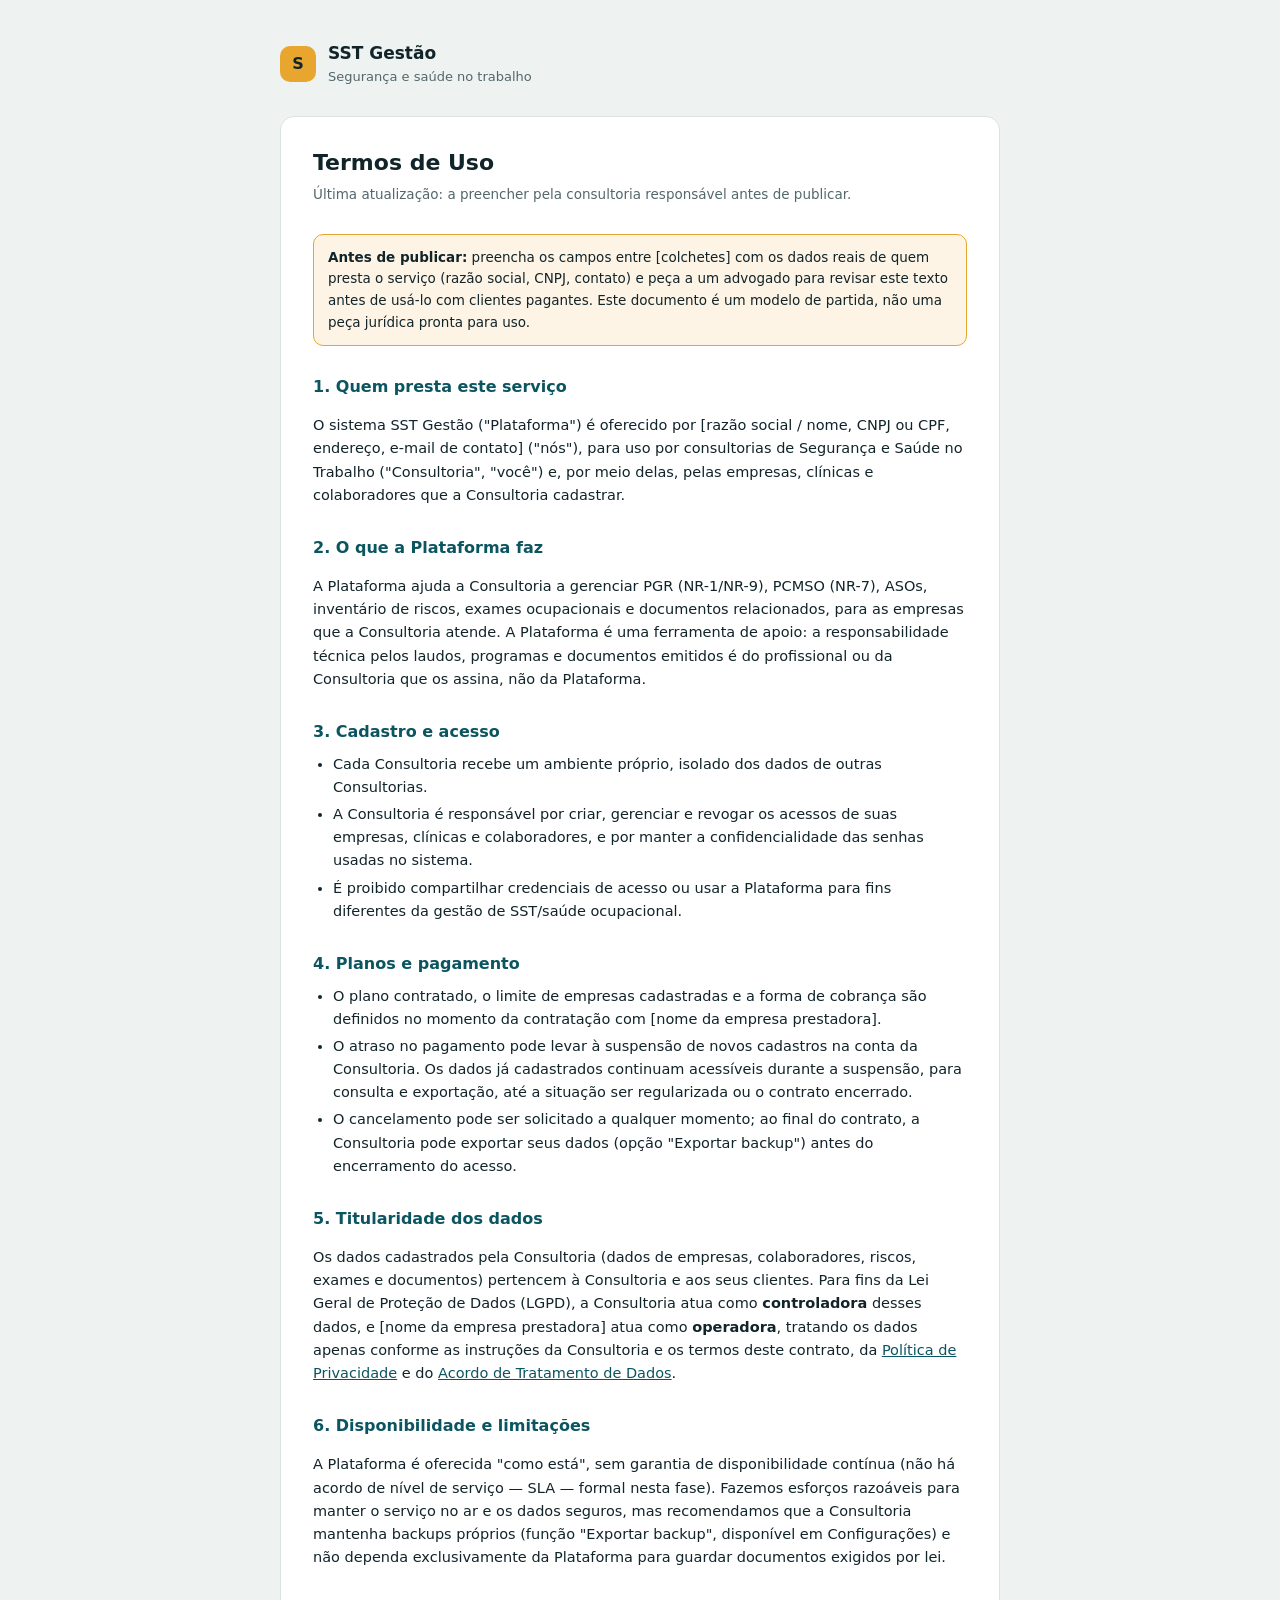
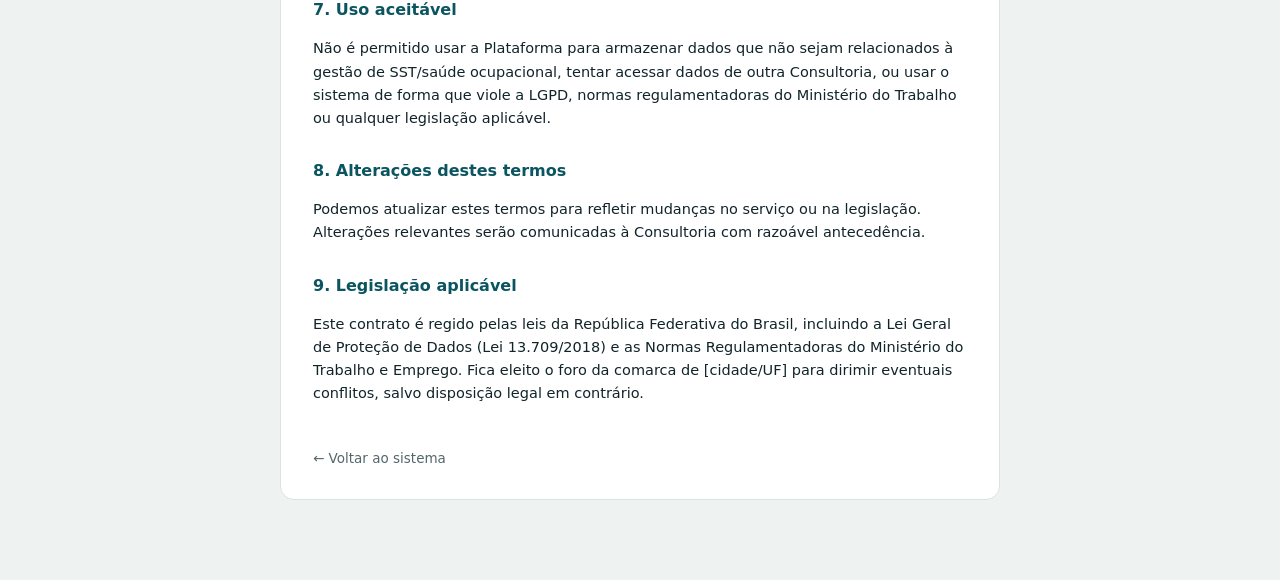
<file: termos-de-uso.html>
<!doctype html>
<html lang="pt-BR">
<head>
<meta charset="utf-8">
<meta name="viewport" content="width=device-width,initial-scale=1">
<title>Termos de Uso — SST Gestão</title>
<style>
:root{--bg:#EEF2F1;--sf:#FFFFFF;--ink:#11242A;--ink2:#54676B;--line:#DBE3E1;--brand:#0B5560;--acc:#E8A62F}
@media (prefers-color-scheme:dark){:root{--bg:#0E191C;--sf:#162428;--ink:#E5EEEF;--ink2:#9DB1B4;--line:#2A3D42;--brand:#5EB9C5;--acc:#F0B429}}
*{box-sizing:border-box}
body{margin:0;background:var(--bg);color:var(--ink);font:16px/1.6 system-ui,-apple-system,Segoe UI,Roboto,sans-serif}
.wrap{max-width:760px;margin:0 auto;padding:40px 20px 80px}
header{display:flex;align-items:center;gap:12px;margin-bottom:28px}
header .mk{width:36px;height:36px;border-radius:10px;background:var(--acc);display:grid;place-items:center;color:#11262B;font-weight:700;flex:none}
header b{font-size:17px}
header span{display:block;color:var(--ink2);font-size:13px}
main{background:var(--sf);border:1px solid var(--line);border-radius:14px;padding:28px 32px}
h1{font-size:22px;margin:0 0 4px}
.upd{color:var(--ink2);font-size:13.5px;margin:0 0 28px}
h2{font-size:16px;margin:28px 0 8px;color:var(--brand)}
p,li{color:var(--ink);font-size:14.5px}
ul{padding-left:20px;margin:8px 0}
li{margin:4px 0}
.note{background:rgba(232,166,47,.12);border:1px solid var(--acc);border-radius:10px;padding:12px 14px;font-size:13.5px;margin:0 0 24px}
a{color:var(--brand)}
.back{display:inline-block;margin-top:28px;color:var(--ink2);font-size:13.5px;text-decoration:none}
</style>
</head>
<body>
<div class="wrap">
<header><div class="mk">S</div><div><b>SST Gestão</b><span>Segurança e saúde no trabalho</span></div></header>
<main>
<h1>Termos de Uso</h1>
<p class="upd">Última atualização: a preencher pela consultoria responsável antes de publicar.</p>

<div class="note"><b>Antes de publicar:</b> preencha os campos entre [colchetes] com os dados reais de quem presta o serviço (razão social, CNPJ, contato) e peça a um advogado para revisar este texto antes de usá-lo com clientes pagantes. Este documento é um modelo de partida, não uma peça jurídica pronta para uso.</div>

<h2>1. Quem presta este serviço</h2>
<p>O sistema SST Gestão ("Plataforma") é oferecido por [razão social / nome, CNPJ ou CPF, endereço, e-mail de contato] ("nós"), para uso por consultorias de Segurança e Saúde no Trabalho ("Consultoria", "você") e, por meio delas, pelas empresas, clínicas e colaboradores que a Consultoria cadastrar.</p>

<h2>2. O que a Plataforma faz</h2>
<p>A Plataforma ajuda a Consultoria a gerenciar PGR (NR-1/NR-9), PCMSO (NR-7), ASOs, inventário de riscos, exames ocupacionais e documentos relacionados, para as empresas que a Consultoria atende. A Plataforma é uma ferramenta de apoio: a responsabilidade técnica pelos laudos, programas e documentos emitidos é do profissional ou da Consultoria que os assina, não da Plataforma.</p>

<h2>3. Cadastro e acesso</h2>
<ul>
<li>Cada Consultoria recebe um ambiente próprio, isolado dos dados de outras Consultorias.</li>
<li>A Consultoria é responsável por criar, gerenciar e revogar os acessos de suas empresas, clínicas e colaboradores, e por manter a confidencialidade das senhas usadas no sistema.</li>
<li>É proibido compartilhar credenciais de acesso ou usar a Plataforma para fins diferentes da gestão de SST/saúde ocupacional.</li>
</ul>

<h2>4. Planos e pagamento</h2>
<ul>
<li>O plano contratado, o limite de empresas cadastradas e a forma de cobrança são definidos no momento da contratação com [nome da empresa prestadora].</li>
<li>O atraso no pagamento pode levar à suspensão de novos cadastros na conta da Consultoria. Os dados já cadastrados continuam acessíveis durante a suspensão, para consulta e exportação, até a situação ser regularizada ou o contrato encerrado.</li>
<li>O cancelamento pode ser solicitado a qualquer momento; ao final do contrato, a Consultoria pode exportar seus dados (opção "Exportar backup") antes do encerramento do acesso.</li>
</ul>

<h2>5. Titularidade dos dados</h2>
<p>Os dados cadastrados pela Consultoria (dados de empresas, colaboradores, riscos, exames e documentos) pertencem à Consultoria e aos seus clientes. Para fins da Lei Geral de Proteção de Dados (LGPD), a Consultoria atua como <b>controladora</b> desses dados, e [nome da empresa prestadora] atua como <b>operadora</b>, tratando os dados apenas conforme as instruções da Consultoria e os termos deste contrato, da <a href="politica-de-privacidade.html">Política de Privacidade</a> e do <a href="acordo-tratamento-dados.html">Acordo de Tratamento de Dados</a>.</p>

<h2>6. Disponibilidade e limitações</h2>
<p>A Plataforma é oferecida "como está", sem garantia de disponibilidade contínua (não há acordo de nível de serviço — SLA — formal nesta fase). Fazemos esforços razoáveis para manter o serviço no ar e os dados seguros, mas recomendamos que a Consultoria mantenha backups próprios (função "Exportar backup", disponível em Configurações) e não dependa exclusivamente da Plataforma para guardar documentos exigidos por lei.</p>

<h2>7. Uso aceitável</h2>
<p>Não é permitido usar a Plataforma para armazenar dados que não sejam relacionados à gestão de SST/saúde ocupacional, tentar acessar dados de outra Consultoria, ou usar o sistema de forma que viole a LGPD, normas regulamentadoras do Ministério do Trabalho ou qualquer legislação aplicável.</p>

<h2>8. Alterações destes termos</h2>
<p>Podemos atualizar estes termos para refletir mudanças no serviço ou na legislação. Alterações relevantes serão comunicadas à Consultoria com razoável antecedência.</p>

<h2>9. Legislação aplicável</h2>
<p>Este contrato é regido pelas leis da República Federativa do Brasil, incluindo a Lei Geral de Proteção de Dados (Lei 13.709/2018) e as Normas Regulamentadoras do Ministério do Trabalho e Emprego. Fica eleito o foro da comarca de [cidade/UF] para dirimir eventuais conflitos, salvo disposição legal em contrário.</p>

<a class="back" href="index.html">&larr; Voltar ao sistema</a>
</main>
</div>
</body>
</html>
</file>
